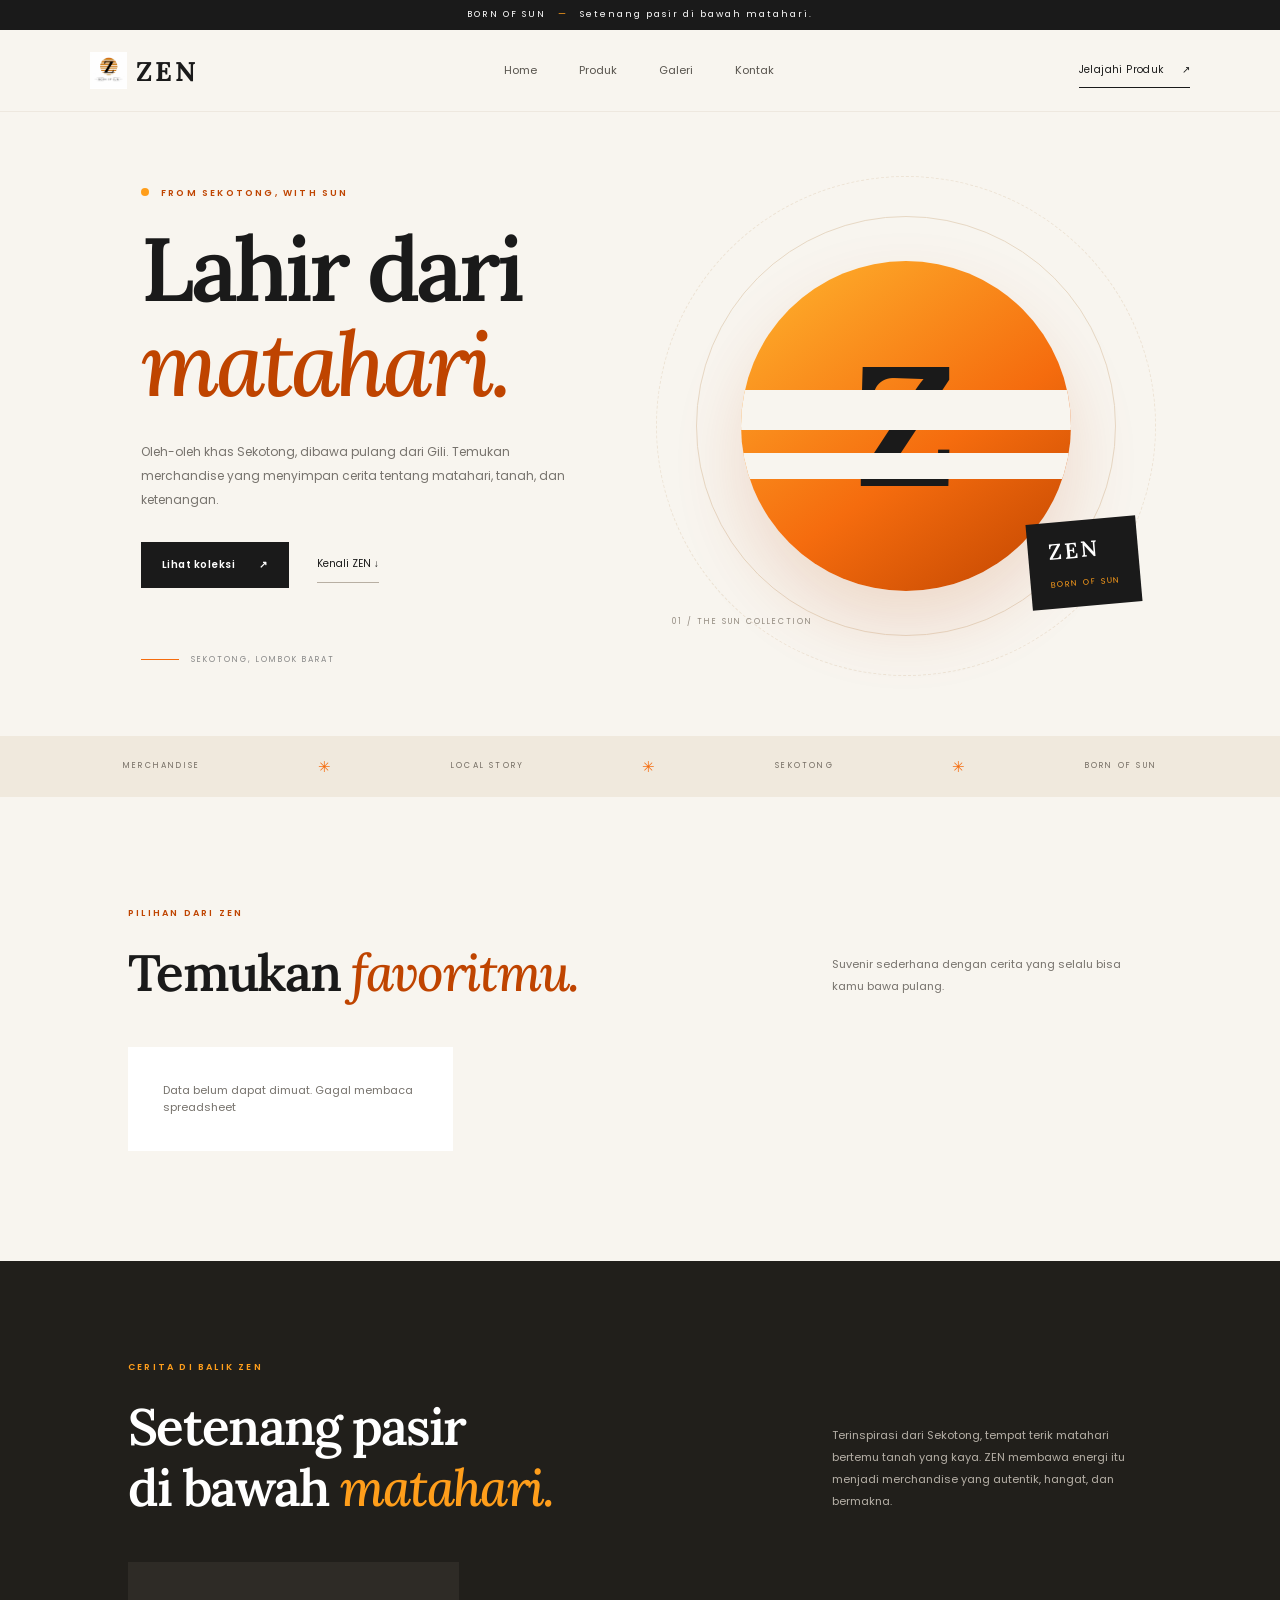
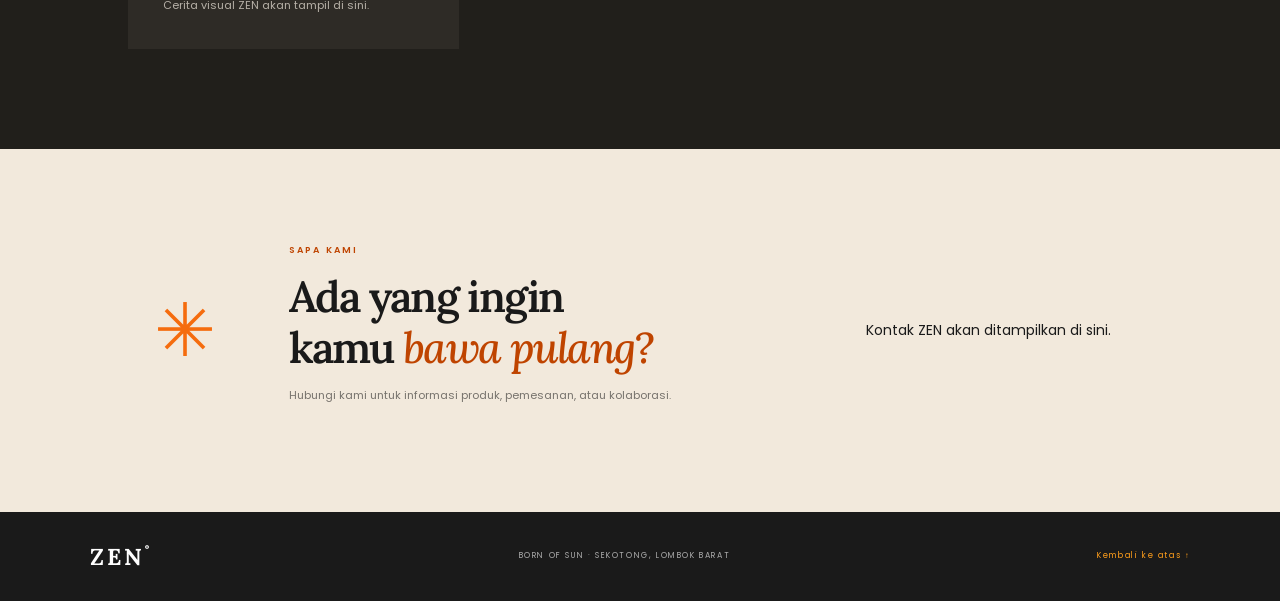
<file: index.html>
<!DOCTYPE html>
<html lang="id">
<head>
  <meta charset="UTF-8">
  <meta name="viewport" content="width=device-width, initial-scale=1">
  <meta name="theme-color" content="#1A1A1A">
  <meta name="description" content="ZEN — Born of Sun. Merchandise khas Sekotong, dibawa pulang dari Gili.">
  <title>ZEN — Born of Sun</title>
  <link rel="preconnect" href="https://fonts.googleapis.com">
  <link rel="preconnect" href="https://fonts.gstatic.com" crossorigin>
  <link href="https://fonts.googleapis.com/css2?family=Lora:wght@500;600;700&family=Poppins:wght@300;400;500;600;700&display=swap" rel="stylesheet">
  <link rel="stylesheet" href="css/styles.css">
</head>
<body>
  <div class="announcement">BORN OF SUN <span>—</span> Setenang pasir di bawah matahari.</div>
  <header class="site-header">
    <a class="brand" href="#home" aria-label="ZEN home"><img src="assets/logo.png" alt="ZEN logo" onerror="this.style.display='none'"><span>ZEN</span></a>
    <button class="menu-toggle" id="menuToggle" aria-label="Buka menu">☰</button>
    <nav class="main-nav" id="mainNav">
      <a href="#home">Home</a><a href="#produk">Produk</a><a href="#galeri">Galeri</a><a href="#kontak">Kontak</a>
    </nav>
    <a class="nav-cta" href="#produk">Jelajahi Produk <span>↗</span></a>
  </header>

  <main>
    <section class="hero" id="home">
      <div class="hero-copy">
        <p class="eyebrow"><span class="sun-dot"></span> FROM SEKOTONG, WITH SUN</p>
        <h1>Lahir dari<br><em>matahari.</em></h1>
        <p class="hero-desc" id="heroDescription">Oleh-oleh khas Sekotong, dibawa pulang dari Gili. Temukan merchandise yang menyimpan cerita tentang matahari, tanah, dan ketenangan.</p>
        <div class="hero-actions"><a class="button button-dark" href="#produk">Lihat koleksi <span>↗</span></a><a class="text-link" href="#galeri">Kenali ZEN <span>↓</span></a></div>
        <div class="hero-note"><span class="note-line"></span><span>SEKOTONG, LOMBOK BARAT</span></div>
      </div>
      <div class="hero-art">
        <div class="hero-orbit orbit-one"></div><div class="hero-orbit orbit-two"></div>
        <div class="sun-art"><div class="sun-core">Z</div><div class="sun-stripe stripe-a"></div><div class="sun-stripe stripe-b"></div></div>
        <div class="hero-stamp">ZEN<br><small>BORN OF SUN</small></div>
        <p class="art-caption">01 / THE SUN COLLECTION</p>
      </div>
    </section>

    <section class="intro-strip">
      <span>MERCHANDISE</span><i>✳</i><span>LOCAL STORY</span><i>✳</i><span>SEKOTONG</span><i>✳</i><span>BORN OF SUN</span>
    </section>

    <section class="section products-section" id="produk">
      <div class="section-heading">
        <div><p class="eyebrow">PILIHAN DARI ZEN</p><h2>Temukan <em>favoritmu.</em></h2></div>
        <p>Suvenir sederhana dengan cerita yang selalu bisa kamu bawa pulang.</p>
      </div>
      <div class="product-grid" id="productGrid"><div class="loading-card">Menyiapkan koleksi ZEN...</div></div>
      <p class="empty-state hidden" id="productEmpty">Belum ada produk yang ditampilkan.</p>
    </section>

    <section class="story-section" id="galeri">
      <div class="story-top">
        <div><p class="eyebrow">CERITA DI BALIK ZEN</p><h2>Setenang pasir<br>di bawah <em>matahari.</em></h2></div>
        <p>Terinspirasi dari Sekotong, tempat terik matahari bertemu tanah yang kaya. ZEN membawa energi itu menjadi merchandise yang autentik, hangat, dan bermakna.</p>
      </div>
      <div class="gallery-grid" id="galleryGrid"><div class="gallery-placeholder">Cerita visual ZEN akan tampil di sini.</div></div>
      <p class="empty-state hidden" id="galleryEmpty">Galeri akan segera hadir.</p>
    </section>

    <section class="contact-section" id="kontak">
      <div class="contact-sun">✳</div>
      <div><p class="eyebrow">SAPA KAMI</p><h2>Ada yang ingin<br>kamu <em>bawa pulang?</em></h2><p class="contact-copy">Hubungi kami untuk informasi produk, pemesanan, atau kolaborasi.</p></div>
      <div class="contact-links" id="contactLinks"><span>Kontak ZEN akan ditampilkan di sini.</span></div>
    </section>
  </main>

  <footer class="site-footer"><a class="footer-brand" href="#home">ZEN<span>®</span></a><span> BORN OF SUN · SEKOTONG, LOMBOK BARAT</span><a href="#home">Kembali ke atas ↑</a></footer>
  <script src="js/config.js"></script>
  <script src="js/app.js"></script>
</body>
</html>
</file>
<file: css/styles.css>
@import url('https://fonts.googleapis.com/css2?family=Lora:wght@500;600;700&family=Poppins:wght@300;400;500;600;700&display=swap');
:root{--orange:#FF9E1B;--orange2:#F56C0E;--burnt:#BF4400;--ink:#1A1A1A;--paper:#F8F5EF;--muted:#77736D;--line:#E8E2D8;--white:#fff;--serif:'Lora',Georgia,serif;--sans:'Poppins',Arial,sans-serif}
*{box-sizing:border-box}html{scroll-behavior:smooth}body{margin:0;background:var(--paper);color:var(--ink);font-family:var(--sans);font-size:14px}a{color:inherit;text-decoration:none}button,input,textarea,select{font:inherit}button{cursor:pointer}.hidden{display:none!important}.announcement{height:30px;background:var(--ink);color:#fff;text-align:center;font-size:9px;letter-spacing:2px;padding:8px}.announcement span{color:var(--orange);padding:0 8px}.site-header{height:82px;padding:0 7vw;display:flex;align-items:center;justify-content:space-between;background:var(--paper);position:sticky;top:0;z-index:10;border-bottom:1px solid #eee8df}.brand{display:flex;align-items:center;gap:9px;font:700 27px var(--serif);letter-spacing:3px}.brand img{width:37px;height:37px;object-fit:contain}.main-nav{display:flex;gap:42px}.main-nav a{font-size:11px;color:#59554f;transition:.2s}.main-nav a:hover{color:var(--burnt)}.nav-cta{font-size:10px;letter-spacing:.4px;border-bottom:1px solid var(--ink);padding:9px 0}.nav-cta span{margin-left:15px}.menu-toggle{display:none;background:none;border:0;font-size:23px}.hero{min-height:610px;padding:75px 11vw 70px;display:grid;grid-template-columns:1fr 1fr;align-items:center;gap:5vw;overflow:hidden}.eyebrow{font-size:9px;font-weight:600;letter-spacing:2.2px;color:var(--burnt);margin:0 0 22px}.sun-dot{display:inline-block;width:8px;height:8px;border-radius:50%;background:var(--orange);margin-right:8px}.hero h1,.login-panel h1{font:600 clamp(55px,7vw,94px)/1.06 var(--serif);letter-spacing:-4px;margin:0}.hero h1 em,.section-heading h2 em,.story-section h2 em,.contact-section h2 em,.login-panel h1 em{font-weight:500;color:var(--burnt)}.hero-desc{max-width:430px;line-height:2;color:#77736d;font-size:12px;margin:28px 0 30px}.hero-actions{display:flex;align-items:center;gap:28px}.button{border:0;display:inline-flex;align-items:center;justify-content:center;gap:24px;padding:15px 21px;font-size:10px;font-weight:600;letter-spacing:.5px;transition:.2s}.button:hover{transform:translateY(-2px)}.button-dark{background:var(--ink);color:#fff}.button-orange{background:var(--orange);color:var(--ink)}.button-light{background:#f1ede5;color:var(--ink)}.text-link{font-size:10px;border-bottom:1px solid #b8afa3;padding:10px 0}.hero-note{display:flex;align-items:center;gap:12px;margin-top:66px;color:#888;font-size:8px;letter-spacing:2px}.note-line{height:1px;width:38px;background:var(--orange2)}.hero-art{height:430px;position:relative;display:flex;align-items:center;justify-content:center}.sun-art{width:min(29vw,330px);height:min(29vw,330px);min-width:230px;min-height:230px;border-radius:50%;background:linear-gradient(145deg,#ffb52e 0%,#F56C0E 58%,#BF4400 100%);position:relative;box-shadow:0 35px 70px #bf440027;display:flex;align-items:center;justify-content:center;overflow:hidden}.sun-core{font:700 170px/.8 var(--serif);color:var(--ink);z-index:2;margin-top:-4px}.sun-stripe{position:absolute;left:0;width:100%;height:12%;background:var(--paper);z-index:3}.stripe-a{top:39%}.stripe-b{top:58%;height:8%}.hero-orbit{position:absolute;border:1px solid #e7d8c4;border-radius:50%;width:420px;height:420px}.orbit-two{width:500px;height:500px;border-style:dashed;opacity:.6}.hero-stamp{position:absolute;bottom:35px;right:0;background:var(--ink);color:white;padding:15px 20px;font:600 22px var(--serif);letter-spacing:3px;transform:rotate(-5deg)}.hero-stamp small{font:8px var(--sans);letter-spacing:2px;color:var(--orange)}.art-caption{position:absolute;left:0;bottom:5px;font-size:8px;letter-spacing:2px;color:#938b80}.intro-strip{background:#f0e9dd;display:flex;justify-content:space-around;align-items:center;padding:19px 5vw;font-size:8px;letter-spacing:2.2px;color:#756e64}.intro-strip i{font-style:normal;color:var(--orange2);font-size:15px}.section{padding:110px 10vw}.section-heading,.story-top{display:flex;justify-content:space-between;align-items:end;gap:35px;margin-bottom:45px}.section-heading h2,.story-section h2,.contact-section h2{font:600 clamp(36px,4vw,55px)/1.18 var(--serif);letter-spacing:-1.7px;margin:0}.section-heading>p,.story-top>p{max-width:320px;color:var(--muted);font-size:11px;line-height:2;margin:0 0 5px}.product-grid{display:grid;grid-template-columns:repeat(3,1fr);gap:24px}.product-card{background:#fff;padding:12px;transition:.25s}.product-card:hover{transform:translateY(-5px);box-shadow:0 15px 40px #1a1a1a0c}.product-image{height:260px;background:#f1ede6;display:flex;align-items:center;justify-content:center;overflow:hidden}.product-image img{width:100%;height:100%;object-fit:cover}.product-image .image-fallback{font:600 48px var(--serif);color:#d3c7b7}.product-info{padding:18px 9px 10px}.product-meta{font-size:8px;letter-spacing:1.5px;color:var(--burnt);text-transform:uppercase}.product-info h3{font:600 20px var(--serif);margin:8px 0}.product-info p{color:var(--muted);font-size:10px;line-height:1.8;min-height:36px}.product-bottom{display:flex;justify-content:space-between;align-items:center;margin-top:15px}.product-price{font-weight:600;font-size:12px}.order-link{background:var(--ink);color:white;padding:10px 13px;font-size:9px}.loading-card,.gallery-placeholder{padding:35px;color:var(--muted);background:#fff;font-size:11px}.empty-state{text-align:center;color:var(--muted);padding:30px}.story-section{background:#211f1b;color:#fff;padding:100px 10vw}.story-section .eyebrow{color:var(--orange)}.story-section h2 em{color:var(--orange)}.story-top{align-items:end}.story-top>p{color:#b6b0a7}.gallery-grid{display:grid;grid-template-columns:repeat(3,1fr);gap:15px}.gallery-item{position:relative;min-height:220px;background:#39352f;overflow:hidden}.gallery-item img,.gallery-item video,.gallery-item iframe{width:100%;height:100%;min-height:220px;object-fit:cover;border:0}.gallery-item .media-label{position:absolute;bottom:0;left:0;background:#1a1a1acc;padding:10px 13px;font-size:9px;letter-spacing:1px}.gallery-placeholder{background:#2e2b26;color:#b6b0a7}.contact-section{padding:95px 12vw;display:grid;grid-template-columns:100px 1fr 260px;align-items:center;gap:35px;background:#f2e9dc}.contact-sun{font-size:74px;color:var(--orange2)}.contact-section .eyebrow{margin-bottom:15px}.contact-section h2{font-size:43px}.contact-copy{font-size:11px;color:var(--muted);line-height:1.9}.contact-links{display:flex;flex-direction:column;gap:10px}.contact-links a{font-size:10px;border-bottom:1px solid #d5c9b8;padding:12px 0;display:flex;justify-content:space-between}.site-footer{padding:30px 7vw;background:var(--ink);color:#fff;display:flex;align-items:center;justify-content:space-between;font-size:8px;letter-spacing:1.6px}.footer-brand{font:700 23px var(--serif);letter-spacing:3px}.footer-brand span{font:9px var(--sans);vertical-align:top}.site-footer>span{color:#aaa}.site-footer>a:last-child{color:var(--orange)}
/* Admin */
.admin-body{background:#f4f1eb;min-height:100vh}.admin-shell{min-height:100vh}.login-panel{width:min(460px,calc(100% - 36px));margin:7vh auto;background:#fff;padding:48px 48px 40px;box-shadow:0 20px 80px #1a1a1a0b}.login-brand{margin-bottom:65px}.login-panel h1{font-size:54px;letter-spacing:-2px}.muted{color:var(--muted);font-size:11px;line-height:1.9;margin:20px 0 28px}.admin-form,.editor-card{display:grid;gap:17px}.admin-form label,.editor-card label{display:grid;gap:8px;font-size:10px;font-weight:600;color:#514c45}.admin-form input,.editor-card input,.editor-card textarea,.editor-card select{width:100%;border:1px solid var(--line);background:#fcfbf9;padding:13px 14px;outline:none;font-size:11px;color:var(--ink);border-radius:0}.admin-form input:focus,.editor-card input:focus,.editor-card textarea:focus{border-color:var(--orange2)}.full{width:100%;margin-top:5px}.form-message{font-size:10px;color:var(--burnt);min-height:14px}.back-link{font-size:9px;color:#8a8379;display:inline-block;margin-top:25px}.dashboard{display:grid;grid-template-columns:230px 1fr;min-height:100vh}.admin-sidebar{background:var(--ink);color:white;padding:35px 22px;display:flex;flex-direction:column;min-height:100vh}.admin-sidebar .brand{margin:0 0 65px 8px}.admin-sidebar .brand img{width:29px;height:29px}.admin-sidebar .brand span{font-size:23px}.sidebar-label{font-size:8px;letter-spacing:2px;color:#8c8881;margin:0 0 16px 10px}.side-link{display:flex;align-items:center;gap:14px;text-align:left;color:#aaa59d;background:none;border:0;padding:13px 11px;font-size:12px;margin-bottom:5px}.side-link.active,.side-link:hover{background:#34312b;color:var(--orange)}.sidebar-bottom{margin-top:auto;display:flex;flex-direction:column;gap:12px;color:#a9a39a;font-size:9px;overflow-wrap:anywhere}.logout-btn{background:none;border:0;color:var(--orange);text-align:left;padding:0;font-size:10px}.sidebar-bottom .back-link{margin:0}.admin-main{padding:45px 5vw;min-width:0}.admin-topbar{display:flex;align-items:center;justify-content:space-between;border-bottom:1px solid #e5dfd5;padding-bottom:25px;margin-bottom:35px}.admin-topbar .eyebrow{margin-bottom:9px}.admin-topbar h1{font:600 34px var(--serif);margin:0}.status-pill{font-size:9px;color:#437b4a;background:#e6f0e5;padding:9px 13px}.panel-heading{display:flex;justify-content:space-between;align-items:center;margin-bottom:22px;gap:20px}.panel-heading h2{font:600 22px var(--serif);margin:0 0 6px}.panel-heading p{font-size:10px;color:var(--muted);margin:0}.admin-list{display:grid;gap:10px}.admin-row{background:#fff;padding:14px 17px;display:flex;align-items:center;gap:15px;border:1px solid #eee9e1}.admin-thumb{width:58px;height:58px;background:#f0ece5;object-fit:cover;flex:none}.admin-row-info{flex:1;min-width:0}.admin-row-info strong{font:600 15px var(--serif);display:block}.admin-row-info small{display:block;color:var(--muted);font-size:9px;margin-top:5px;overflow:hidden;text-overflow:ellipsis;white-space:nowrap}.row-actions{display:flex;gap:8px}.small-btn{background:#f2eee7;border:0;padding:9px 11px;font-size:9px}.small-btn.delete{color:#a43b25}.editor-dialog{border:0;padding:0;width:min(560px,calc(100% - 28px));max-height:90vh;overflow:auto;box-shadow:0 20px 80px #0003}.editor-dialog::backdrop{background:#1a1a1ab3}.editor-card{padding:28px;background:white}.dialog-heading{display:flex;align-items:center;justify-content:space-between;margin-bottom:10px}.dialog-heading .eyebrow{margin:0 0 6px}.dialog-heading h2{font:600 24px var(--serif);margin:0}.icon-close{border:0;background:#f2eee7;width:32px;height:32px;font-size:22px}.dialog-actions{display:flex;justify-content:flex-end;gap:10px;margin-top:5px}.notice{padding:12px 15px;background:#fff3dc;color:#7d4c00;font-size:10px;margin-bottom:20px}.editor-card .hint{font-size:9px;color:var(--muted);line-height:1.7;margin:-7px 0 3px}
@media(max-width:800px){.site-header{padding:0 6vw;height:70px}.menu-toggle{display:block}.main-nav{display:none;position:absolute;top:70px;left:0;right:0;background:var(--paper);padding:20px 7vw;flex-direction:column;gap:20px;border-bottom:1px solid var(--line)}.main-nav.open{display:flex}.nav-cta{display:none}.hero{padding:65px 8vw 45px;grid-template-columns:1fr;gap:20px}.hero-art{height:360px;grid-row:1}.hero-copy{grid-row:2}.sun-art{width:245px;height:245px}.sun-core{font-size:130px}.hero-orbit{width:330px;height:330px}.orbit-two{width:380px;height:380px}.hero-stamp{right:5%;bottom:20px}.section,.story-section{padding:75px 7vw}.product-grid{grid-template-columns:repeat(2,1fr)}.product-image{height:210px}.contact-section{padding:70px 8vw;grid-template-columns:60px 1fr}.contact-links{grid-column:2}.contact-sun{font-size:50px}.dashboard{grid-template-columns:1fr}.admin-sidebar{min-height:auto;padding:15px 18px;display:grid;grid-template-columns:1fr 1fr;align-items:center}.admin-sidebar .brand{margin:0}.sidebar-label{display:none}.side-link{padding:8px;margin:0}.sidebar-bottom{grid-column:1/-1;margin-top:15px;display:flex;flex-direction:row;align-items:center;justify-content:space-between}.admin-main{padding:30px 5vw}.story-top{display:block}.story-top>p{margin-top:20px}.gallery-grid{grid-template-columns:repeat(2,1fr)}}
@media(max-width:520px){.announcement{font-size:8px}.hero h1{font-size:60px}.hero-art{height:310px}.product-grid{grid-template-columns:1fr 1fr;gap:10px}.product-image{height:155px}.product-info{padding:13px 5px 8px}.product-info h3{font-size:15px}.product-info p{font-size:9px}.order-link{padding:9px;font-size:8px}.product-bottom{align-items:flex-start;gap:5px;flex-direction:column}.section-heading{display:block}.section-heading>p{margin-top:18px}.intro-strip{gap:13px;overflow:hidden;white-space:nowrap;justify-content:flex-start;padding-left:7vw}.intro-strip span{font-size:7px}.gallery-grid{grid-template-columns:1fr 1fr;gap:8px}.gallery-item,.gallery-item img,.gallery-item video,.gallery-item iframe{min-height:155px}.contact-section{grid-template-columns:1fr;gap:15px}.contact-sun{display:none}.contact-links{grid-column:1}.contact-section h2{font-size:38px}.site-footer{flex-wrap:wrap;gap:15px}.site-footer>span{order:3;width:100%}.login-panel{padding:32px 25px}.login-brand{margin-bottom:45px}.panel-heading{align-items:flex-start;flex-direction:column}.admin-row{gap:9px;padding:10px}.admin-thumb{width:45px;height:45px}.row-actions{flex-direction:column}.admin-topbar h1{font-size:28px}}
</file>
